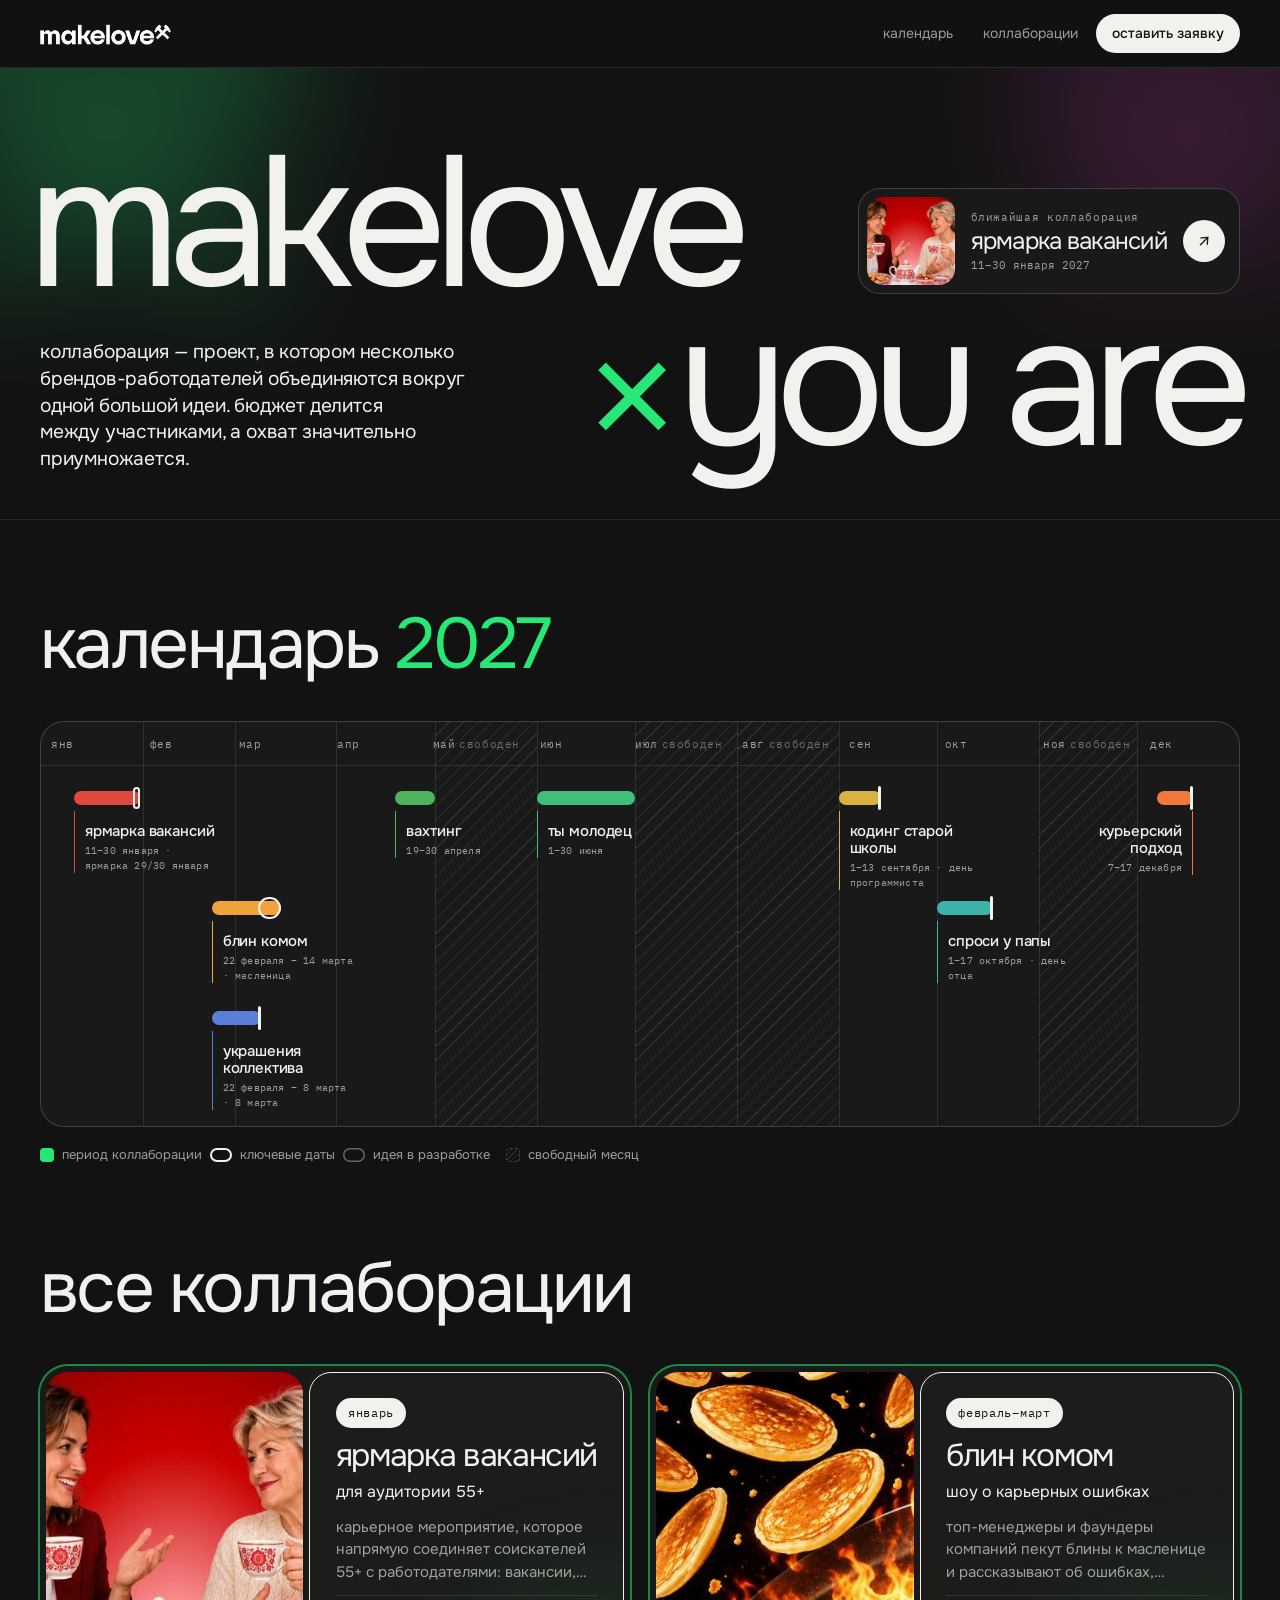
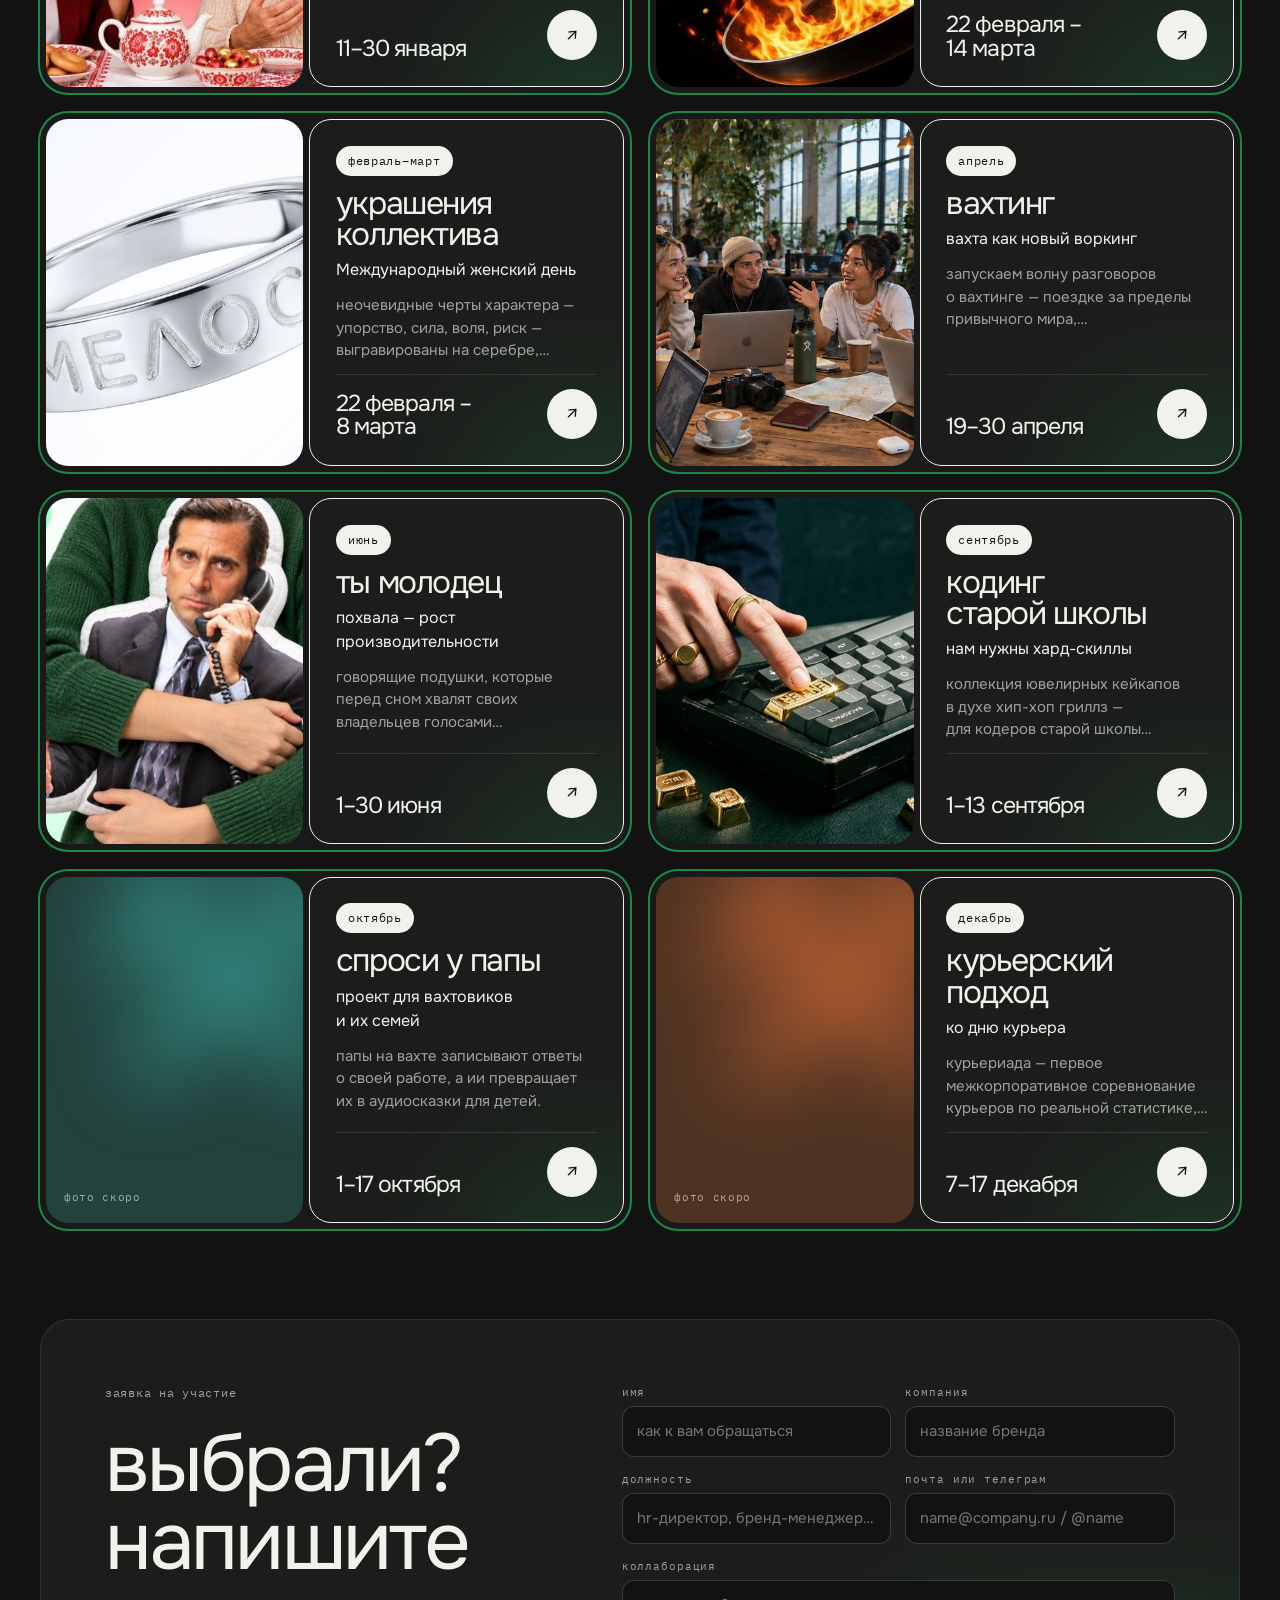
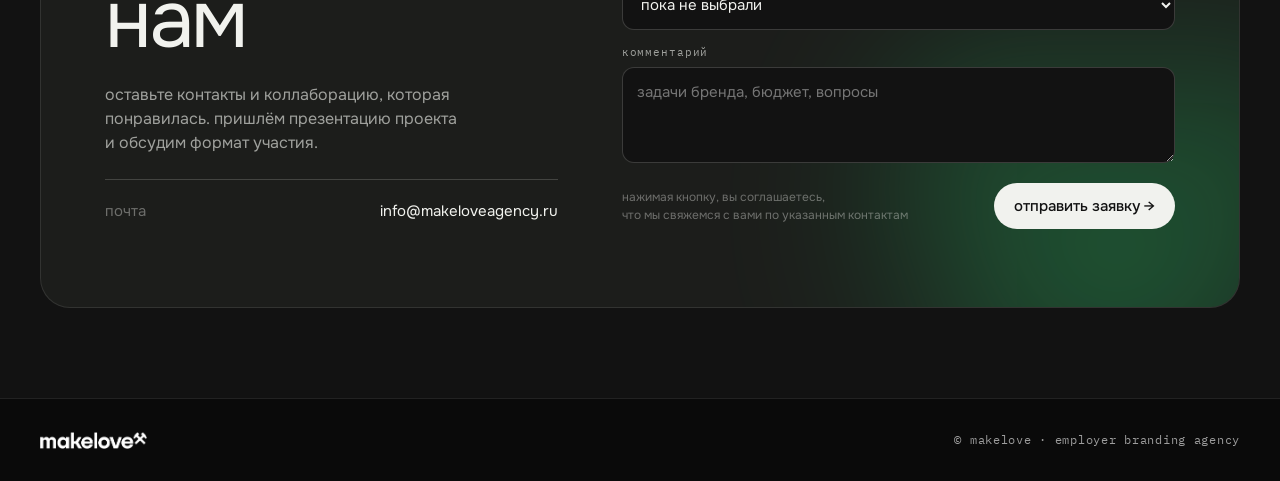
<file: index.html>
<!doctype html>
<html lang="ru">
<head>
<meta charset="utf-8">
<meta name="viewport" content="width=device-width,initial-scale=1">
<title>makelove × вы — коллаборации 2027</title>
<meta name="description" content="коллаборации makelove на 2027 год: календарь проектов и заявка для брендов-работодателей">
<link rel="icon" type="image/png" href="img/hammer_mask.png">
<link rel="preload" href="fonts/Onest-Light.woff" as="font" type="font/woff" crossorigin>
<link rel="preload" href="fonts/Onest-Regular.woff" as="font" type="font/woff" crossorigin>
<link rel="preload" href="fonts/Onest-Medium.woff" as="font" type="font/woff" crossorigin>
<link rel="preload" href="fonts/IBMPlexMono-400-cyr.woff2" as="font" type="font/woff2" crossorigin>
<link rel="preload" href="fonts/IBMPlexMono-500-cyr.woff2" as="font" type="font/woff2" crossorigin>
<link rel="stylesheet" href="site.css?v=20261126e">
<link rel="stylesheet" href="hero.css?v=20261126e">
</head>
<body class="v3">
<header class="top">
  <div class="wrap">
    <a href="#top" aria-label="makelove"><img class="logo logo-l" src="img/wordmark_dark.png" alt="makelove"><img class="logo logo-d" src="img/wordmark.png" alt="makelove"></a>
    <nav class="nav">
      <a href="#kalendar">календарь</a>
      <a href="#kollaby">коллаборации</a>
      <a class="btn" href="#zayavka">оставить заявку</a>
    </nav>
  </div>
</header>

<main id="top">
  <section class="hero">
    <div class="glows" aria-hidden="true">
      <div class="hm anim" style="--s:460px;left:-120px;top:-180px;--o:.38;--rot:-12deg;--t:20s"></div>
      <div class="hm anim" style="--hc:var(--pink);--s:380px;right:-100px;top:-120px;--o:.26;--rot:18deg;--dx:-40px;--dy:30px;--t:24s"></div>
    </div>
    <div class="wrap">
      <h1 aria-label="makelove × you are"><span class="ln1">makelove</span><span class="ln2"><span class="x">×</span>you are</span></h1>
      <div class="hero-side">
        <div style="display:grid;gap:14px">
          <p class="lead">коллаборация — проект, в котором несколько брендов-работодателей объединяются вокруг одной большой идеи. бюджет делится между участниками, а охват значительно приумножается.</p>
        </div>
        <div class="corner" id="corner"></div>
      </div>
    </div>
  </section>

  <section class="sec" id="kalendar">
    <div class="wrap">
      <div class="sec-head">
        <h2>календарь <span class="g yr"></span></h2>
      </div>
      <div class="cal-tiles"><div class="year" id="year"></div></div>
      <div class="cal-gantt"><div class="gt-scroll"><div id="gantt"></div></div></div>
      <div class="cal-foot">
        <div class="legend">
          <span class="lg-v1"><span><i style="background:var(--green-soft)"></i>период коллаборации</span><span><i style="background:var(--green)"></i>ключевая дата</span></span>
          <span class="lg-v2"><span><i style="background:var(--green)"></i>период коллаборации</span><span><i style="background:none;box-shadow:inset 0 0 0 2px var(--ink);border-radius:999px;width:22px"></i>ключевые даты</span><span><i style="box-shadow:inset 0 0 0 1.5px var(--faint);border-radius:999px;width:22px"></i>идея в разработке</span></span>
          <span><i style="border:1px dashed var(--line-2);background:repeating-linear-gradient(135deg,transparent 0 3px,var(--line) 3px 4px)"></i>свободный месяц</span>
        </div>
      </div>
    </div>
  </section>

  <section class="sec" id="kollaby" style="padding-top:0">
    <div class="wrap">
      <div class="sec-head">
        <h2>все коллаборации</h2>
      </div>
      <div class="lc-grid" id="list"></div>
    </div>
  </section>

  <section class="sec" id="zayavka" style="padding-top:0">
    <div class="wrap">
      <div class="apply">
        <div class="hm" aria-hidden="true"></div>
        <div class="apply-grid">
          <div class="apply-side">
            <span class="mono">заявка на участие</span>
            <h2>выбрали?<br>напишите нам</h2>
            <p>оставьте контакты и коллаборацию, которая понравилась. пришлём презентацию проекта и обсудим формат участия.</p>
            <div class="contacts" id="contacts"></div>
          </div>
          <form id="form" name="zayavka" novalidate>
            <p hidden><label>не заполняйте: <input name="bot-field"></label></p>
            <div class="f2">
              <div class="field"><label for="f-name">имя</label><input id="f-name" name="name" autocomplete="name" placeholder="как к вам обращаться"></div>
              <div class="field"><label for="f-company">компания</label><input id="f-company" name="company" autocomplete="organization" placeholder="название бренда"></div>
            </div>
            <div class="f2">
              <div class="field"><label for="f-role">должность</label><input id="f-role" name="role" placeholder="hr-директор, бренд-менеджер…"></div>
              <div class="field"><label for="f-contact">почта или телеграм</label><input id="f-contact" name="contact" placeholder="name@company.ru / @name"></div>
            </div>
            <div class="field"><label for="f-item">коллаборация</label><select id="f-item" name="item"></select></div>
            <div class="field"><label for="f-note">комментарий</label><textarea id="f-note" name="note" placeholder="задачи бренда, бюджет, вопросы"></textarea></div>
            <p class="err" id="f-err" hidden></p>
            <div class="form-foot">
              <small>нажимая кнопку, вы соглашаетесь, что мы свяжемся с вами по указанным контактам</small>
              <button class="btn" type="submit" id="f-submit">отправить заявку →</button>
            </div>
            <div id="f-result"></div>
          </form>
        </div>
      </div>
    </div>
  </section>
</main>

<footer>
  <div class="wrap">
    <img class="logo" src="img/wordmark.png" alt="makelove" style="height:18px">
    <span class="mono">© makelove · employer branding agency</span>
  </div>
</footer>


<div class="toast" id="toast" role="status"></div>

<script src="data.js?v=20261126e"></script>
<script>
const priceSmall = c => priceShown(c) ? `стоимость · <span class="cur">${esc(c.price.value)} ₽</span>` : `стоимость · по запросу`;

$$(".yr").forEach(e => e.textContent = YEAR);
$("#contacts").innerHTML = CONTACTS.map(([k,v]) => `<div><span>${esc(k)}</span><span>${esc(v)}</span></div>`).join("");

/* month coverage */


/* cards */
$("#list").innerHTML = COLLABS.map(c => {
  const ph = c.img
    ? `<div class="lc-ph"><img src="${c.img}" alt="" loading="lazy" decoding="async"></div>`
    : `<div class="lc-ph empty" style="--acc:${c.acc};--acc-bg:color-mix(in srgb, ${c.acc} 24%, var(--surface))"><div class="hm" aria-hidden="true"></div><span>фото скоро</span></div>`;
  return `
  <a class="lc${c.locked ? " locked" : ""}" ${c.locked ? 'aria-disabled="true" tabindex="-1"' : `href="${pageUrl(c)}"`} data-c="${c.id}" data-open="${c.id}">${c.locked ? '<span class="lock-note">скоро анонсируем</span>' : ""}
    ${ph}
    <div class="lc-pn">
      <span class="pill ${c.status==="draft"?"draft":""}">${c.status==="draft" ? "в разработке · " : ""}${monthsLabel(c)}</span>
      <h3>${esc(qt(c))}</h3>
      <p class="lc-sub">${esc(c.sub)}</p>
      <p class="lc-short">${esc(c.short)}</p>
      <div class="lc-foot">
        <div class="per"><b>${period(c)}</b></div>
        <span class="go" aria-hidden="true">↗</span>
      </div>
    </div>
  </a>`;
}).join("") + (COLLABS.length % 2 ? `
  <a class="lc-cta" href="#zayavka" data-free>
    <div class="hm" aria-hidden="true"></div>
    <div><span class="mono">свободные месяцы ${YEAR}</span><h3 style="margin-top:12px">есть своя идея?</h3><p>займите свободный месяц: придумаем коллаборацию под задачи вашего бренда и соберём партнёров.</p></div>
    <div style="display:grid;gap:18px"><div class="chips">${MONTHS.map((n,m) => busy[m] ? "" : `<span>${n}</span>`).join("")}</div><span class="btn">предложить идею →</span></div>
  </a>` : "");

/* calendar v1 — tiles */
$("#year").innerHTML = MONTHS.map((name, m) => {
  const lead = (new Date(Date.UTC(YEAR, m, 1)).getUTCDay()+6)%7;
  let g = ""; for (let i=0;i<lead;i++) g += `<i class="e"></i>`;
  for (let d=1; d<=monthDays(m); d++){
    const t = doy(iso(m,d)), cs = COLLABS.filter(c => inC(c,t));
    const k = cs.some(c => isKey(c,t));
    g += `<i class="${cs.length?"on":""} ${k?"k":""}" ${cs.length?`data-c="${cs.map(c=>c.id).join(" ")}"`:""}>${d}</i>`;
  }
  const cs = COLLABS.filter(c => c.ms <= m && c.me >= m);
  const head = `<div class="mt-h"><b>${name}</b><span>${String(m+1).padStart(2,"0")}</span></div><div class="mg" aria-hidden="true">${g}</div>`;
  if (!cs.length) return `<article class="mt free">${head}<a class="mt-free" href="#zayavka" data-free>месяц свободен · предложить идею →</a></article>`;
  return `<article class="mt" data-c="${cs.map(c=>c.id).join(" ")}">${head}<div class="mt-cs">${cs.map(c =>
    `<a class="mt-c${c.locked ? " locked" : ""}" ${c.locked ? 'aria-disabled="true"' : `href="${pageUrl(c)}"`} data-open="${c.id}" data-c="${c.id}"><span>${esc(qt(c))}<small>${period(c)}</small></span><i aria-hidden="true">→</i></a>`).join("")}</div></article>`;
}).join("");

/* calendar v2/v3 — year ribbon, auto lanes so labels never overlap */
const mcols = MONTHS.map((_,m) => `${monthDays(m)}fr`).join(" ");
const LABEL_DAYS = 40;
const lanes = [];
[...COLLABS].sort((x,y) => x.a - y.a).forEach(c => {
  const end = Math.max(c.b, c.a + LABEL_DAYS);
  let i = lanes.findIndex(l => l.end < c.a - 2);
  if (i < 0){ lanes.push({end:-1, items:[]}); i = lanes.length - 1; }
  lanes[i].end = end; lanes[i].items.push(c);
});
const tl = document.createElement("div"); tl.className = "tl"; tl.style.setProperty("--mcols", mcols);
tl.innerHTML =
  `<div class="tl-grid">${MONTHS.map((_,m) => `<i class="${busy[m]?"":"free"}"></i>`).join("")}</div>` +
  `<div class="tl-head">${MONTHS_S.map((s,m) => `<span>${s}${busy[m]?"":"<em>свободен</em>"}</span>`).join("")}</div>` +
  `<div class="tl-lanes">${lanes.map(l => `<div class="lane">${l.items.map(c => {
      const L = c.a / YDAYS * 100, W = (c.b - c.a + 1) / YDAYS * 100, len = c.b - c.a + 1;
      const marks = c.keyRanges.map(([a,b]) => {
        const kl = (a - c.a) / len * 100, kw = (b - a + 1) / len * 100;
        return a === b ? `<i class="kd" style="left:calc(${kl + kw/2}% - 1.5px)"></i>` : `<i class="kr" style="left:${kl}%;width:${kw}%"></i>`;
      }).join("");
      return `<a class="it ${c.status==="draft"?"draft":""} ${c.locked?"locked":""} ${L + W > 86 ? "end" : ""}" ${c.locked ? 'aria-disabled="true"' : `href="${pageUrl(c)}"`} data-open="${c.id}" data-c="${c.id}" style="--l:${L}%;--w:${W}%;--acc:${c.acc}">
        <div class="bar" style="--wpx:100%;width:calc(${W} / ${Math.max(W,0.0001)} * 100%)">${marks}</div>
        <div class="lb"><b>${esc(qt(c))}</b><small>${period(c)}${c.keyNote ? " · " + c.keyNote : ""}</small></div></a>`;
    }).join("")}</div>`).join("")}</div>`;
$("#gantt").replaceWith(tl);
/* bar width is relative to the whole track, so size it in px after layout */
function sizeBars(){
  const W = tl.getBoundingClientRect().width;
  tl.querySelectorAll(".it").forEach(it => {
    const c = COLLABS.find(x => x.id === it.dataset.c);
    it.querySelector(".bar").style.width = Math.max(12, (c.b - c.a + 1) / YDAYS * W) + "px";
  });
}
addEventListener("resize", sizeBars); requestAnimationFrame(sizeBars);

/* hover sync */
function focusOn(id){
  document.body.classList.toggle("focusing", !!id);
  $$("[data-c]").forEach(el => el.classList.toggle("hl", !!id && el.dataset.c.split(" ").includes(id)));
}
$$(".lc, .it, .mt-c").forEach(el => {
  el.addEventListener("mouseenter", () => focusOn(el.dataset.c));
  el.addEventListener("mouseleave", () => focusOn(null));
});
$$("[data-free]").forEach(el => el.addEventListener("click", () => { selItem.value = "free"; }));

/* form */
const selItem = $("#f-item");
selItem.innerHTML = `<option value="">пока не выбрали</option>` + OPEN.map(c => `<option value="${c.id}">${monthsLabel(c)} — ${esc(qt(c))}</option>`).join("") + `<option value="free">своя идея на свободный месяц</option>`;
function toast(t){ const el = $("#toast"); el.textContent = t; el.classList.add("show"); clearTimeout(toast._t); toast._t = setTimeout(() => el.classList.remove("show"), 2400); }
$("#form").addEventListener("submit", async e => {
  e.preventDefault();
  const v = Object.fromEntries(new FormData(e.target).entries()), err = $("#f-err"); err.hidden = true;
  if (!v.name?.trim() || !v.company?.trim() || !v.contact?.trim()){ err.textContent = "заполните имя, компанию и контакт, чтобы мы могли ответить"; err.hidden = false; return; }
  const c = COLLABS.find(x => x.id === v.item), item = v.item === "free" ? "своя идея на свободный месяц" : c ? `${monthsLabel(c)} — ${qt(c)}` : "не выбрана";
  const btn = $("#f-submit"); btn.disabled = true; btn.textContent = "отправляем…";
  let ok = false;
  try {
    const r = await fetch(`https://formsubmit.co/ajax/${FORM_EMAIL}`, { method:"POST",
      headers:{ "Content-Type":"application/json", "Accept":"application/json" },
      body: JSON.stringify({ _subject:`заявка makelove × вы: ${item}`, _template:"table", _captcha:"false", _honey:v["bot-field"]||"",
        "имя":v.name, "компания":v.company, "должность":v.role||"", "контакт":v.contact, "коллаборация":item, "комментарий":v.note||"" }) });
    const j = await r.json().catch(() => ({}));
    ok = r.ok && String(j.success) === "true";
  } catch(_){}
  btn.disabled = false; btn.textContent = "отправить заявку →";
  const text = `заявка makelove × вы\nимя: ${v.name}\nкомпания: ${v.company}\nконтакт: ${v.contact}\nколлаборация: ${item}${v.note?`\nкомментарий: ${v.note}`:""}`;
  $("#f-result").innerHTML = ok
    ? `<div class="form-msg"><b>заявка у нас</b><span>спасибо! свяжемся с вами в течение двух рабочих дней.</span></div>`
    : `<div class="form-msg"><b>почти готово</b><span>заявка не отправилась автоматически. пришлите её на ${esc(CONTACTS[0][1])}:</span><pre>${esc(text)}</pre></div>`;
  if (ok) e.target.reset();
});

/* hero corner — three options to choose from */
const next = OPEN.find(c => c.status === "ready") ;
$("#corner").innerHTML = `<a class="cn-next" href="${pageUrl(next)}">
  <span class="cn-ph">${next.img ? `<img src="${next.img}" alt="">` : ""}</span>
  <span class="cn-tx"><span class="mono">ближайшая коллаборация</span><b>${esc(qt(next))}</b><small>${period(next)} ${YEAR}</small></span>
  <span class="go" aria-hidden="true">↗</span></a>`;
/* шапка: карточка — по верху строчных первой строки, текст — по верху строчных второй */
function xTop(el, sample){
  const cs = getComputedStyle(el), fs = parseFloat(cs.fontSize), lh = parseFloat(cs.lineHeight) || fs*1.2;
  const c = alignHero.cv || (alignHero.cv = document.createElement("canvas").getContext("2d"));
  c.font = `${cs.fontWeight} ${fs}px ${cs.fontFamily}`; const m = c.measureText(sample);
  const asc = m.fontBoundingBoxAscent, desc = m.fontBoundingBoxDescent;
  return (lh - asc - desc)/2 + asc - m.actualBoundingBoxAscent;
}
function alignHero(){
  const l1 = $(".hero .ln1"), l2 = $(".hero .ln2"), lead = $(".hero .lead"), cn = $("#corner");
  if (!l1 || !lead) return;
  const wide = matchMedia("(min-width:900px)").matches;
  cn.style.marginTop = wide ? xTop(l1, "v") + "px" : "";
  lead.parentElement.style.marginTop = wide ? (xTop(l2, "u") - xTop(lead, "u")) + "px" : "";
}
alignHero(); document.fonts && document.fonts.ready.then(alignHero); addEventListener("resize", alignHero);
/* preselect a collab when coming from its page */
try { const pick = sessionStorage.getItem("pick"); if (pick){ selItem.value = pick; sessionStorage.removeItem("pick"); } } catch(_){}
</script>
</body>
</html>
</file>
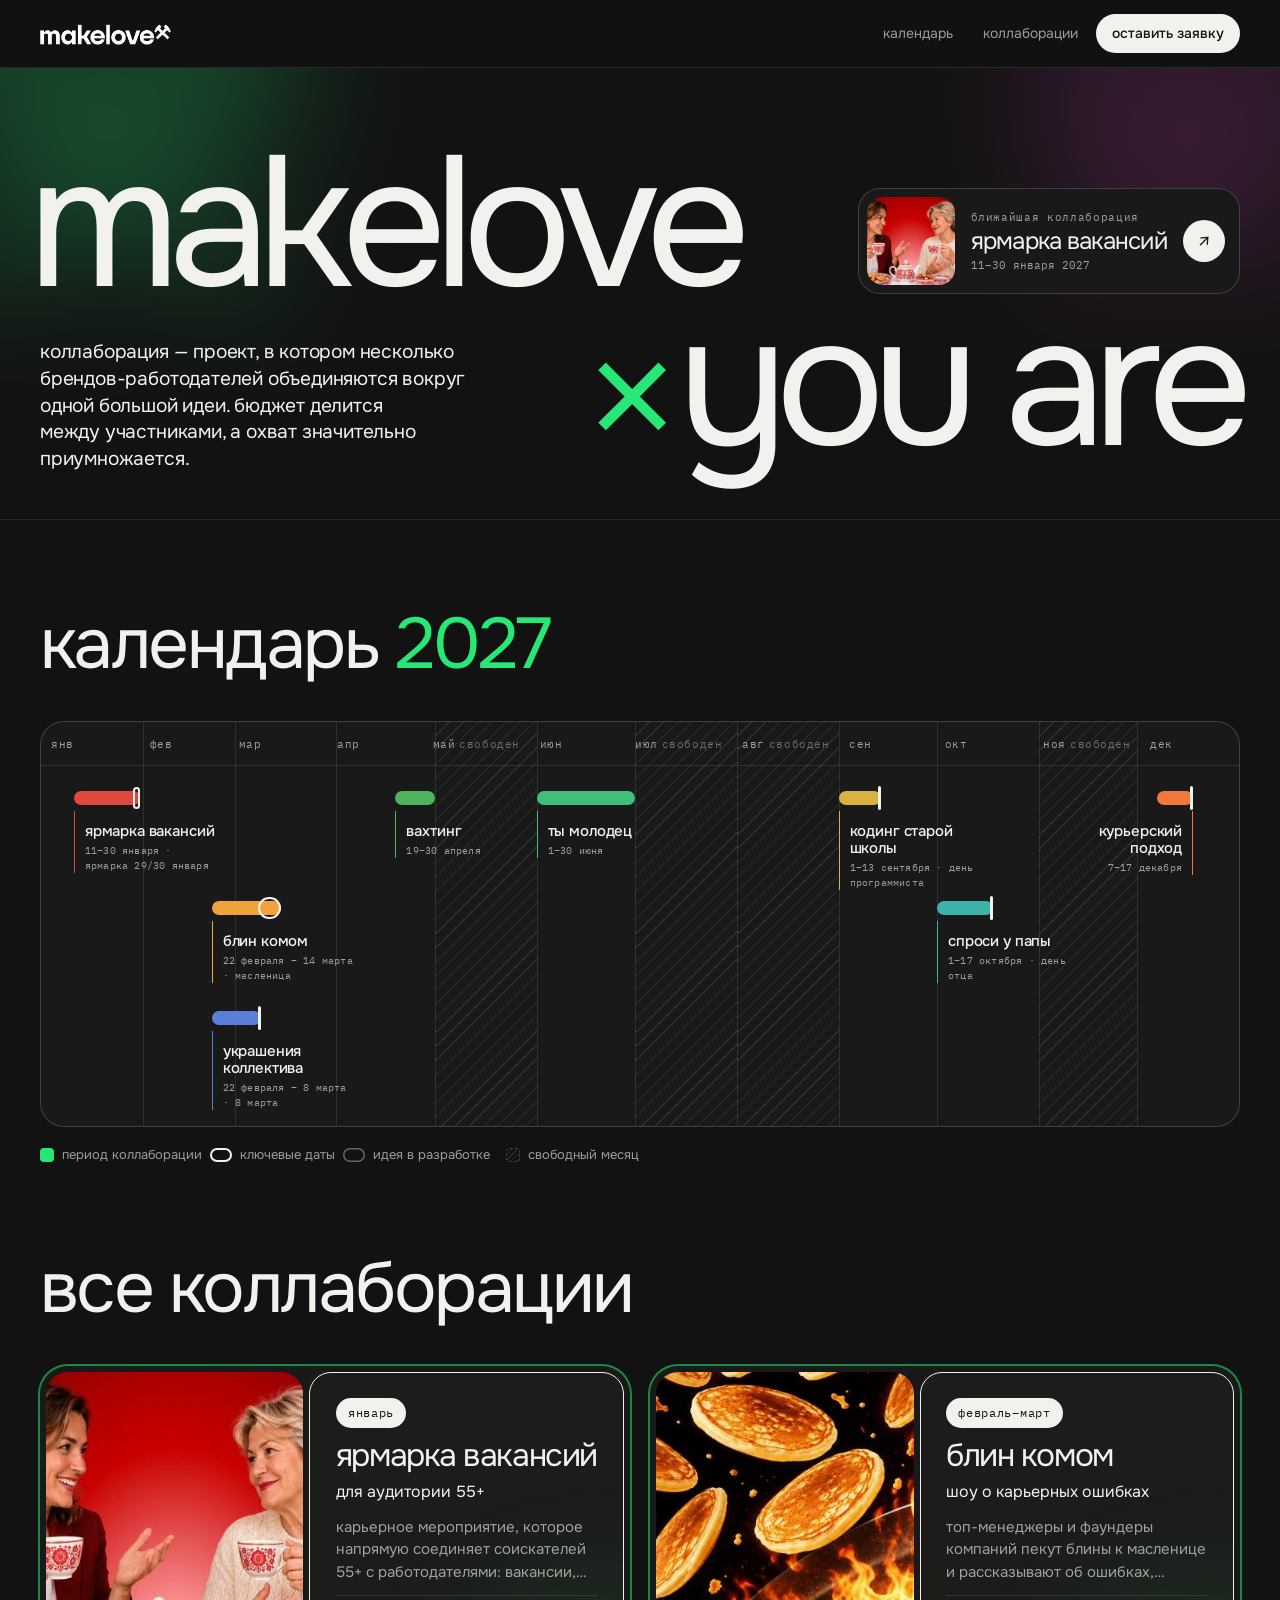
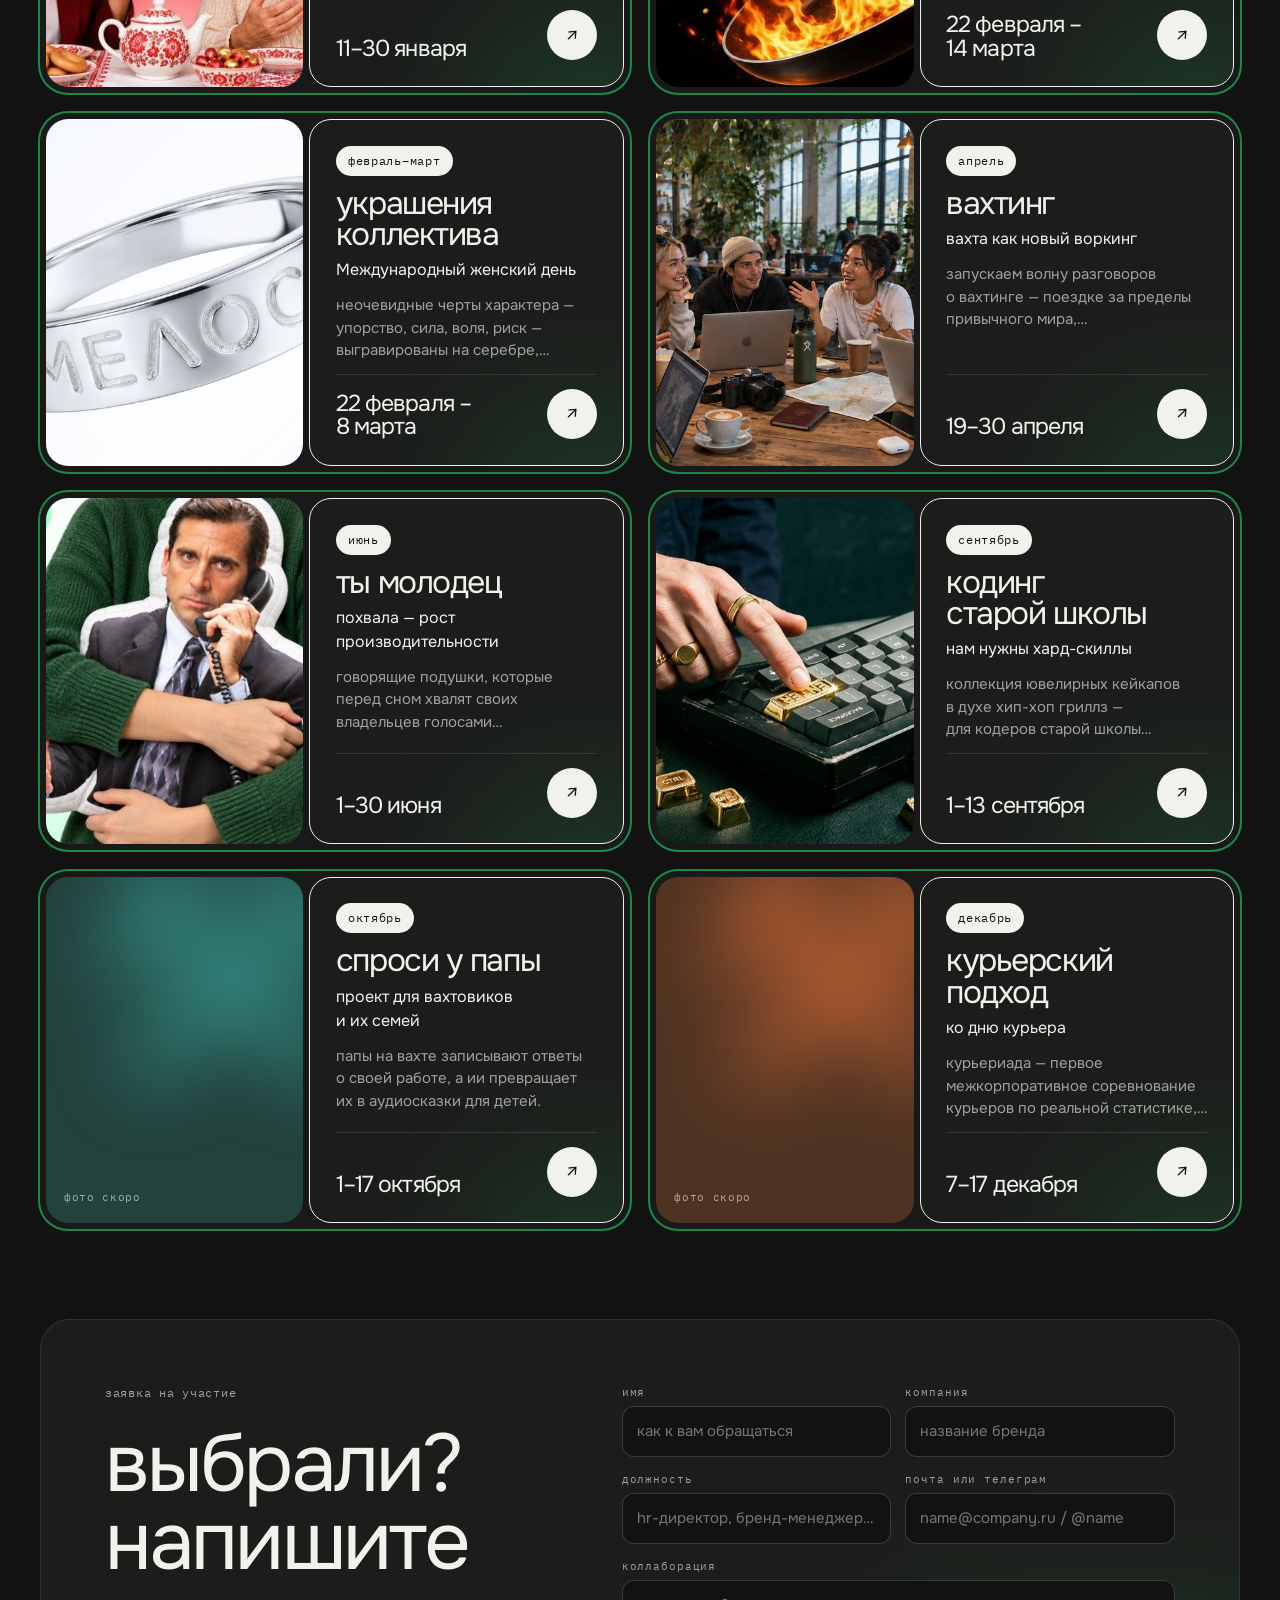
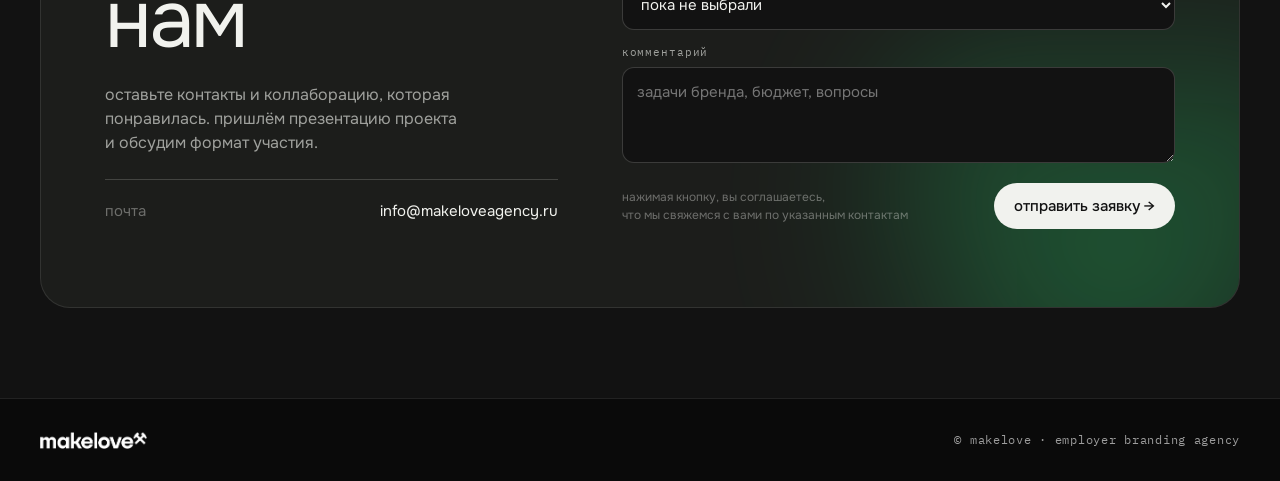
<file: kollab.html>
<!doctype html>
<html lang="ru">
<head>
<meta charset="utf-8">
<meta name="viewport" content="width=device-width,initial-scale=1">
<title>коллаборация — makelove × вы</title>
<link rel="icon" type="image/png" href="img/hammer_mask.png">
<link rel="preload" href="fonts/Onest-Light.woff" as="font" type="font/woff" crossorigin>
<link rel="preload" href="fonts/Onest-Regular.woff" as="font" type="font/woff" crossorigin>
<link rel="preload" href="fonts/Onest-Medium.woff" as="font" type="font/woff" crossorigin>
<link rel="preload" href="fonts/IBMPlexMono-400-cyr.woff2" as="font" type="font/woff2" crossorigin>
<link rel="preload" href="fonts/IBMPlexMono-500-cyr.woff2" as="font" type="font/woff2" crossorigin>
<link rel="preload" href="fonts/ArticulatCF-Light.woff" as="font" type="font/woff" crossorigin>
<link rel="preload" href="fonts/ArticulatCF-Regular.woff" as="font" type="font/woff" crossorigin>
<link rel="preload" href="fonts/ArticulatCF-Medium.woff" as="font" type="font/woff" crossorigin>
<link rel="preload" href="fonts/FiraMono-Medium.woff" as="font" type="font/woff" crossorigin>
<link rel="stylesheet" href="site.css?v=20261126e">
<link rel="stylesheet" href="op.css?v=20261126e">
<style>
/* ===== шапка коллабы ===== */
.k-top{position:relative;overflow:hidden;border-bottom:1px solid var(--line)}
.k-top .hm{--s:520px;--o:.32;--b:90px;right:-140px;top:-200px;--hc:var(--kacc)}
.k-top .wrap{position:relative;padding-block:clamp(22px,3vw,40px) clamp(28px,4vw,56px);display:grid;gap:clamp(18px,2.4vw,28px)}
.crumbs{display:flex;flex-wrap:wrap;gap:8px 18px;align-items:center}
.crumbs a{font-size:14px;color:var(--mute);text-decoration:none}
.crumbs a:hover{color:var(--ink)}
.k-title{font-size:clamp(52px,9vw,148px);letter-spacing:-.065em;line-height:.88}
.k-sub{font-size:clamp(18px,1.8vw,24px);color:var(--kacc);letter-spacing:-.01em;line-height:1.3;margin:0}
.k-row{display:grid;gap:24px;align-items:end}
@media (min-width:980px){.k-row{grid-template-columns:minmax(0,1fr) auto;align-items:stretch}}
.facts{display:grid;grid-template-columns:repeat(auto-fit,minmax(170px,1fr));border-top:1px solid var(--line-2);border-bottom:1px solid var(--line-2)}
.facts div{padding:14px 18px 14px 0;display:grid;gap:3px;align-content:start}
.facts div+div{padding-left:18px;border-left:1px solid var(--line-2)}
.facts b{font-weight:400;font-size:18px;letter-spacing:-.01em;line-height:1.25}
@media (max-width:620px){.facts div+div{border-left:0;padding-left:0;border-top:1px solid var(--line-2)}}
.acts{display:flex;flex-direction:column;justify-content:space-between;gap:10px}
.acts .btn{justify-content:center;text-align:center}
.btn-ghost{background:transparent;color:var(--ink);box-shadow:inset 0 0 0 1px var(--line-2)}
.btn-ghost:hover{box-shadow:inset 0 0 0 1px var(--ink);background:transparent;color:var(--ink)}
.btn[aria-disabled=true]{opacity:.45;pointer-events:none}

/* ===== onepager ===== */
.k-op{padding-block:clamp(28px,4vw,56px)}
.k-op-head{display:flex;flex-wrap:wrap;justify-content:space-between;align-items:baseline;gap:8px 20px;margin-bottom:14px}
.k-op .op-fit{box-shadow:0 40px 90px -50px rgba(0,0,0,.8),0 0 0 1px var(--line-2)}
.op-empty{display:grid;place-items:center;aspect-ratio:16/9;border-radius:20px;border:1.5px dashed var(--line-2);color:var(--mute);text-align:center;padding:24px;background:var(--surface)}
.op-empty b{display:block;font-weight:400;font-size:clamp(24px,2.6vw,36px);letter-spacing:-.03em;color:var(--ink);margin-bottom:6px}

/* ===== лонгрид ===== */
.lr{display:grid;gap:clamp(28px,4vw,64px);padding-block:clamp(40px,6vw,96px);border-top:1px solid var(--line)}
@media (min-width:1000px){.lr{grid-template-columns:240px minmax(0,1fr)}}
.toc{position:sticky;top:90px;align-self:start;display:grid;gap:4px}
@media (max-width:999px){.toc{display:none}}
.toc a{font-size:14px;color:var(--mute);text-decoration:none;padding:6px 0;border-left:2px solid var(--line);padding-left:14px;transition:color .2s,border-color .2s}
.toc a:hover,.toc a.on{color:var(--ink);border-left-color:var(--kacc)}
.lr-body{display:grid;gap:clamp(48px,6vw,88px);max-width:880px}
.lead{font-size:clamp(24px,2.6vw,36px)!important;line-height:1.25!important;letter-spacing:-.025em;max-width:none!important}
.blk{display:grid;gap:18px;scroll-margin-top:90px}
.blk h3{font-size:clamp(30px,3.4vw,48px);letter-spacing:-.045em;line-height:1;text-transform:none}
.blk p{font-size:18px;line-height:1.6;color:color-mix(in srgb,var(--ink) 86%,transparent);max-width:64ch}
.blk .eyebrow{font-family:var(--mono);font-size:12px;letter-spacing:.08em;color:var(--kacc)}
.mood{margin:8px 0 0;display:grid;grid-template-columns:repeat(3,1fr);gap:10px}
.mood img{width:100%;aspect-ratio:3/4;object-fit:cover;border-radius:16px;background:var(--surface)}
.mood figcaption{grid-column:1/-1;color:var(--faint);font-size:12px}
@media (max-width:620px){.mood{grid-template-columns:1fr 1fr}}
.quote{border-left:3px solid var(--kacc);padding:6px 0 6px 22px;font-size:clamp(20px,2vw,26px);line-height:1.35;letter-spacing:-.02em;max-width:40ch}
.kpi{display:grid;grid-template-columns:repeat(auto-fit,minmax(200px,1fr));gap:12px}
.kpi div{border:1px solid var(--line-2);border-radius:20px;padding:22px;display:grid;gap:6px;background:var(--card-bg)}
.kpi b{font-weight:400;font-size:clamp(44px,5vw,68px);letter-spacing:-.05em;line-height:1;color:var(--kacc)}
.kpi span{font-size:15px;color:var(--mute)}
.gets{list-style:none;margin:0;padding:0;display:grid;gap:0;border-top:1px solid var(--line-2)}
.gets li{display:grid;grid-template-columns:56px 1fr;gap:10px;padding:16px 0;border-bottom:1px solid var(--line-2);font-size:18px;line-height:1.4}
.gets li span{font-family:var(--mono);font-size:13px;color:var(--kacc);padding-top:4px}
.steps{list-style:none;margin:0;padding:0;display:grid;grid-template-columns:repeat(auto-fit,minmax(150px,1fr));gap:12px}
.steps li{display:grid;gap:10px;padding:18px;border-radius:18px;background:var(--surface);font-size:16px;line-height:1.3}
.steps li span{font-family:var(--mono);font-size:13px;color:var(--kacc)}
.k-cta{position:relative;overflow:hidden;isolation:isolate;border-radius:30px;padding:clamp(28px,4vw,56px);background:var(--surface);border:1px solid var(--line);display:grid;gap:22px}
.k-cta .hm{--s:460px;--o:.4;--b:80px;right:-120px;bottom:-200px;--hc:var(--kacc);z-index:-1}
.k-cta h3{font-size:clamp(36px,4.6vw,64px);letter-spacing:-.05em}
.short-only p{font-size:clamp(20px,2vw,26px);line-height:1.4;letter-spacing:-.015em;max-width:44ch}

/* ===== соседи ===== */
.nb{display:grid;gap:14px;padding-bottom:clamp(48px,6vw,96px)}
@media (min-width:760px){.nb{grid-template-columns:1fr 1fr}}
.nb a{display:grid;grid-template-columns:auto 1fr;gap:18px;align-items:center;padding:10px 20px 10px 10px;border-radius:24px;border:1px solid var(--line-2);text-decoration:none;transition:border-color .3s}
.nb a:hover{border-color:var(--green)}
.nb .ph{width:96px;height:96px;border-radius:16px;overflow:hidden;background:var(--nacc)}
.nb .ph img{width:100%;height:100%;object-fit:cover}
.nb b{display:block;font-weight:400;font-size:clamp(22px,2vw,28px);letter-spacing:-.03em;line-height:1.05;margin-top:4px}
.nb .r{text-align:right;grid-template-columns:1fr auto}
.nb .r .ph{order:2}
</style>
</head>
<body class="v3">
<header class="top">
  <div class="wrap">
    <a href="index.html" aria-label="makelove"><img class="logo logo-l" src="img/wordmark_dark.png" alt="makelove"><img class="logo logo-d" src="img/wordmark.png" alt="makelove"></a>
    <nav class="nav">
      <a href="index.html#kalendar">календарь</a>
      <a href="index.html#kollaby">коллаборации</a>
      <a class="btn" href="index.html#zayavka" data-apply>оставить заявку</a>
    </nav>
  </div>
</header>

<main id="page"></main>

<footer>
  <div class="wrap">
    <img class="logo" src="img/wordmark.png" alt="makelove" style="height:18px">
    <span class="mono">© makelove · employer branding agency</span>
  </div>
</footer>

<script src="data.js?v=20261126e"></script>
<script src="op.js?v=20261126e"></script>
<script>
const PDF_READY = ["utrennik","blin"];                       // для каких коллаб уже выгружен pdf/<id>.pdf
function render(){
  const id = location.hash.slice(1);
  const found = OPEN.findIndex(x => x.id === id);
  if (found < 0) { location.replace("index.html#kollaby"); return; }   // нет такой открытой коллабы — на список, а не на чужую страницу
  const i = found, c = OPEN[i];
  const prev = OPEN[(i - 1 + OPEN.length) % OPEN.length], next = OPEN[(i + 1) % OPEN.length];
  document.title = `${qt(c)} — makelove × вы`;
  document.body.style.setProperty("--kacc", c.acc);
  const pdf = c.op ? `pdf/${c.id}.pdf?v=${VER}` : null;
  const P = c.page;
  const keyLine = c.keyNote ? `${c.keyNote}` : (c.keys && c.keys.length ? "отмечены в календаре" : "—");

  const H = t => `<h3>${esc(t[0].toUpperCase() + t.slice(1))}</h3>`;   // заголовок секции = пункт бокового меню
  const sections = P ? [
    ...P.sections.map((s,n) => ({ id:`s${n}`, h:s.h, html:`<div class="blk" id="s${n}">${H(s.h)}${s.p.map(p => `<p>${esc(p)}</p>`).join("")}${s.quote ? `<p class="quote">${esc(s.quote)}</p>` : ""}${s.mood ? `<figure class="mood">${s.mood.map(m => `<img src="${m}" alt="" loading="lazy">`).join("")}${s.moodNote ? `<figcaption class="mono">${esc(s.moodNote)}</figcaption>` : ""}</figure>` : ""}</div>` })),
    P.kpi && { id:"kpi", h:"результат", html:`<div class="blk" id="kpi">${H("результат")}<div class="kpi">${P.kpi.map(([n,t]) => `<div><b>${esc(n)}</b><span>${esc(t)}</span></div>`).join("")}</div></div>` },
    { id:"gets", h:"что получает партнёр", html:`<div class="blk" id="gets">${H("что получает партнёр")}<ul class="gets">${(c.op ? c.op.gets : P.gets).map((g,n) => `<li><span>0${n+1}</span>${esc(g)}</li>`).join("")}</ul></div>` },
    c.op && { id:"steps", h:"как идёт проект", html:`<div class="blk" id="steps">${H("как идёт проект")}<ol class="steps">${c.op.steps.map((s,n) => `<li><span>0${n+1}</span>${esc(s)}</li>`).join("")}</ol></div>` }
  ].filter(Boolean) : [];

  $("#page").innerHTML = `
  <section class="k-top">
    <div class="hm" aria-hidden="true"></div>
    <div class="wrap">
      <div class="crumbs"><a href="index.html#kollaby">← все коллаборации</a><span class="mono">коллаборация · ${monthsLabel(c)} ${YEAR}${c.status==="draft" ? " · в разработке" : ""}</span></div>
      <div><h1 class="k-title">${esc(qt(c))}</h1><p class="k-sub" style="margin-top:14px">${c.with ? `${esc(c.with)} (${esc(c.sub)})` : esc(c.sub)}</p></div>
      <div class="k-row">
        <div class="facts">
          <div><span class="mono">период</span><b>${periodFull(c)}</b></div>
          <div><span class="mono">формат</span><b>${esc(c.format)}</b></div>
          ${c.geo ? `<div><span class="mono">география</span><b>${esc(c.geo)}</b></div>` : ""}
          <div><span class="mono">ключевые даты</span><b>${esc(keyLine)}</b></div>
          <div><span class="mono">стоимость</span><b>${priceShown(c) ? esc(c.price.value) + " ₽" : "по запросу"}</b></div>
        </div>
        <div class="acts">
          ${pdf ? `<a class="btn btn-ghost" href="${pdf}" download>скачать onepager · pdf</a>` : `<span class="btn btn-ghost" aria-disabled="true">onepager готовится</span>`}
          <a class="btn" href="index.html#zayavka" data-apply>хочу участвовать →</a>
        </div>
      </div>
    </div>
  </section>

  <section class="k-op"><div class="wrap">
    ${c.op ? `<div class="op-fit">${renderOnePager(c)}</div>` : `<div class="op-empty"><div><b>onepager готовится</b>соберём его из презентации проекта</div></div>`}
  </div></section>

  <div class="wrap">
    ${P ? `<div class="lr">
      <nav class="toc">${sections.map(s => `<a href="#${s.id}" data-toc="${s.id}">${esc(s.h)}</a>`).join("")}</nav>
      <div class="lr-body">
        <p class="lead">${esc(P.lead)}</p>
        ${sections.map(s => s.html).join("")}
        <div class="k-cta"><div class="hm" aria-hidden="true"></div><h3>хотите присоединиться к проекту ${esc(qt(c))}?</h3><p style="color:var(--mute);max-width:44ch">оставьте контакты — пришлём полную презентацию и расскажем, как подключиться.</p><a class="btn" style="justify-self:start" href="index.html#zayavka" data-apply>хочу участвовать →</a></div>
      </div>
    </div>` : `<div class="lr"><span class="mono">о проекте</span><div class="lr-body short-only"><p>${esc(c.short)}</p><p style="color:var(--mute);font-size:17px">подробное описание появится здесь, когда будет готова презентация проекта.</p><a class="btn" style="justify-self:start" href="index.html#zayavka" data-apply>хочу участвовать →</a></div></div>`}

    <nav class="nb">
      <a href="${pageUrl(prev)}" style="--nacc:${prev.acc}"><span class="ph">${prev.img ? `<img src="${prev.img}" alt="">` : ""}</span><span><span class="mono">← ${period(prev)}</span><b>${esc(qt(prev))}</b></span></a>
      <a class="r" href="${pageUrl(next)}" style="--nacc:${next.acc}"><span><span class="mono">${period(next)} →</span><b>${esc(qt(next))}</b></span><span class="ph">${next.img ? `<img src="${next.img}" alt="">` : ""}</span></a>
    </nav>
  </div>`;

  $$("[data-apply]").forEach(a => a.addEventListener("click", () => { try { sessionStorage.setItem("pick", c.id); } catch(_){} }));
  /* toc: в артефакте hash занят id коллабы, поэтому скроллим скриптом */
  $$("[data-toc]").forEach(a => a.addEventListener("click", e => { e.preventDefault(); document.getElementById(a.dataset.toc).scrollIntoView({behavior:"smooth"}); }));
  const io = new IntersectionObserver(es => es.forEach(en => { if (en.isIntersecting) $$("[data-toc]").forEach(a => a.classList.toggle("on", a.dataset.toc === en.target.id)); }), {rootMargin:"-30% 0px -60% 0px"});
  $$(".blk[id]").forEach(b => io.observe(b));
  fitOnePagers(); scrollTo(0,0);
}
addEventListener("hashchange", render);
render();
</script>
</body>
</html>
</file>
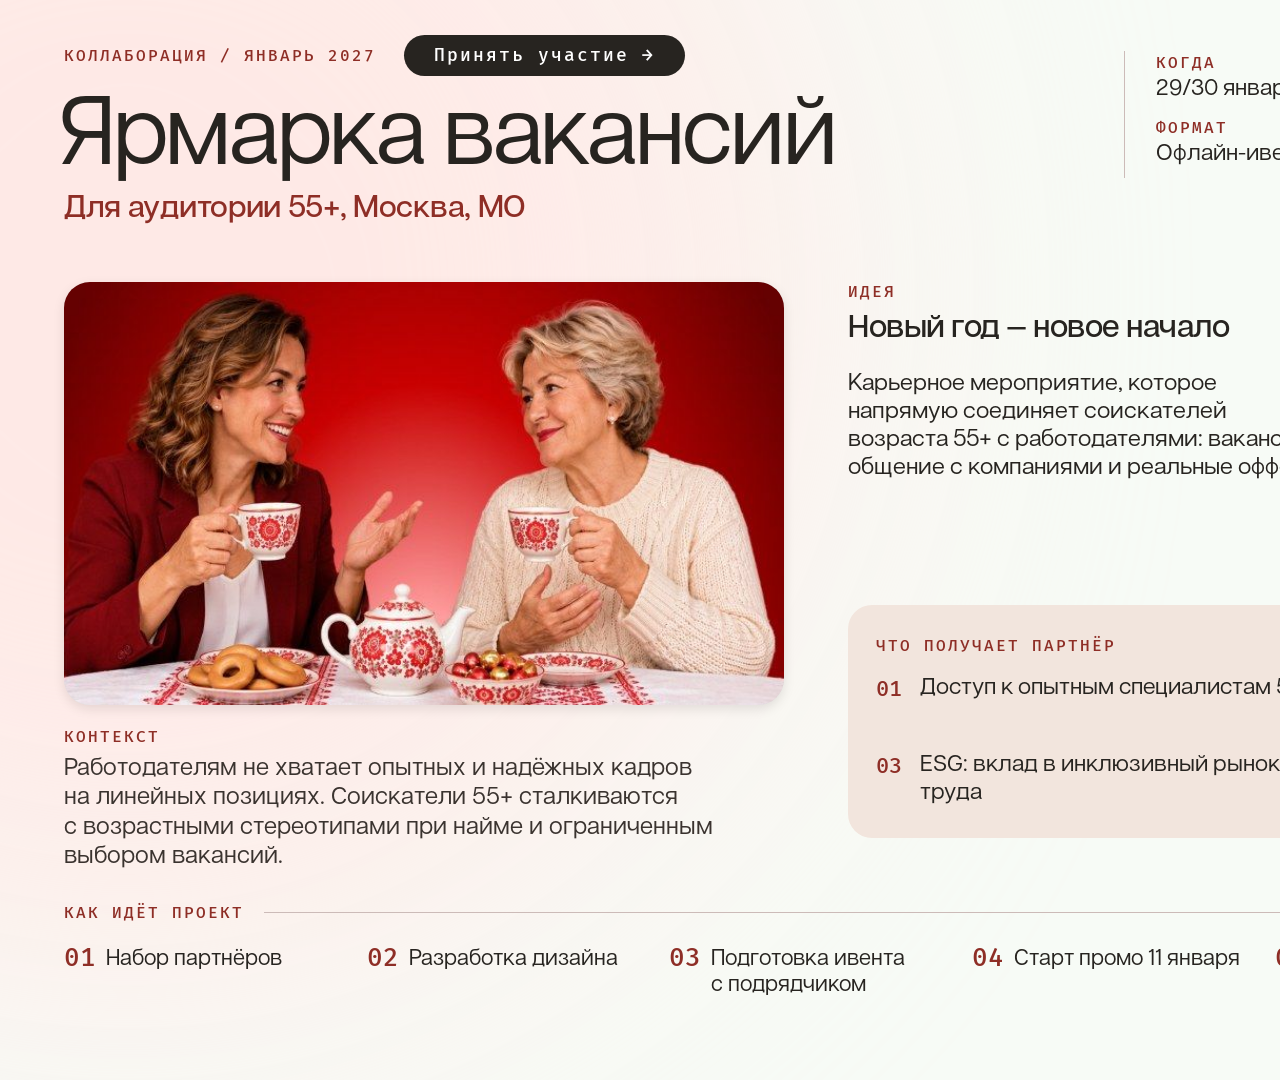
<file: onepager.html>
<!doctype html>
<html lang="ru">
<head>
<meta charset="utf-8">
<meta name="viewport" content="width=1920">
<title>onepager — makelove × вы</title>
<link rel="preload" href="fonts/ArticulatCF-Light.woff" as="font" type="font/woff" crossorigin>
<link rel="preload" href="fonts/ArticulatCF-Regular.woff" as="font" type="font/woff" crossorigin>
<link rel="preload" href="fonts/ArticulatCF-Medium.woff" as="font" type="font/woff" crossorigin>
<link rel="preload" href="fonts/FiraMono-Medium.woff" as="font" type="font/woff" crossorigin>
<link rel="stylesheet" href="op.css?v=20261126e">
<style>
@page{size:1920px 1080px;margin:0}
html,body{margin:0;background:#fff}
</style>
</head>
<body>
<div id="sheet"></div>
<script src="data.js?v=20261126e"></script>
<script src="op.js?v=20261126e"></script>
<script>
/* onepager.html#blin — чистый лист 1920×1080 для выгрузки в PDF */
const c = OPEN.find(x => x.id === location.hash.slice(1) && x.op) || OPEN.find(x => x.op);
document.title = `${qt(c)} — onepager`;
$("#sheet").innerHTML = renderOnePager(c);
</script>
</body>
</html>
</file>
<file: site.css>
@font-face{font-family:"IBM Plex Mono";src:url(fonts/IBMPlexMono-400-cyr.woff2) format("woff2");font-weight:400;font-display:block;unicode-range:U+0400-045F,U+0490-0491,U+04B0-04B1,U+2116}
@font-face{font-family:"IBM Plex Mono";src:url(fonts/IBMPlexMono-400-lat.woff2) format("woff2");font-weight:400;font-display:block;unicode-range:U+0000-00FF,U+0131,U+0152-0153,U+02BB-02BC,U+02C6,U+02DA,U+02DC,U+2000-206F,U+20AC,U+20BD,U+2122,U+2190-2199,U+2212,U+FEFF,U+FFFD}
@font-face{font-family:"IBM Plex Mono";src:url(fonts/IBMPlexMono-500-cyr.woff2) format("woff2");font-weight:500;font-display:block;unicode-range:U+0400-045F,U+0490-0491,U+04B0-04B1,U+2116}
@font-face{font-family:"IBM Plex Mono";src:url(fonts/IBMPlexMono-500-lat.woff2) format("woff2");font-weight:500;font-display:block;unicode-range:U+0000-00FF,U+0131,U+0152-0153,U+02BB-02BC,U+02C6,U+02DA,U+02DC,U+2000-206F,U+20AC,U+20BD,U+2122,U+2190-2199,U+2212,U+FEFF,U+FFFD}
@font-face{font-family:"Onest";src:url(fonts/Onest-Light.woff) format("woff");font-weight:300;font-display:block}
@font-face{font-family:"Onest";src:url(fonts/Onest-Regular.woff) format("woff");font-weight:400;font-display:block}
@font-face{font-family:"Onest";src:url(fonts/Onest-Medium.woff) format("woff");font-weight:500;font-display:block}
@font-face{font-family:"Onest";src:url(fonts/Onest-SemiBold.woff) format("woff");font-weight:600;font-display:block}
@font-face{font-family:"Fira Mono";src:url(fonts/FiraMono-Medium.woff) format("woff");font-weight:400 600;font-display:block}

:root{
  --bg:#FFFFFF; --ink:#1D1D1D; --mute:rgba(29,29,29,.62); --faint:rgba(29,29,29,.40);
  --line:rgba(29,29,29,.10); --line-2:rgba(29,29,29,.18);
  --surface:#F3F5F2; --surface-2:#E6EAE5; --card-bg:#FFFFFF; --panel-bg:#FFFFFF;
  --green:#27E876; --green-soft:#DDF9E8; --green-ink:#0E9A49; --pink:#F84DDD;
  --btn-bg:#1D1D1D; --btn-fg:#FFFFFF;
  --outline:#8CF0B4; --topbar:rgba(255,255,255,.84);
  --display:"Onest","Helvetica Neue",Arial,sans-serif;
  --mono:"IBM Plex Mono","Fira Mono",ui-monospace,Menlo,monospace;
  --ease:cubic-bezier(.2,.7,.1,1);
  color-scheme:light;
}
body.v3{
  --bg:#121212; --ink:#F1F2EE; --mute:rgba(241,242,238,.62); --faint:rgba(241,242,238,.38);
  --line:rgba(241,242,238,.10); --line-2:rgba(241,242,238,.18);
  --surface:#1C1D1B; --surface-2:#2A2C29; --card-bg:#181918; --panel-bg:#1C1D1B;
  --green-soft:rgba(39,232,118,.16); --green-ink:#27E876;
  --btn-bg:#F1F2EE; --btn-fg:#121212; --outline:rgba(39,232,118,.55); --topbar:rgba(18,18,18,.82);
  color-scheme:dark;
}
*{box-sizing:border-box}
html{scroll-behavior:smooth}
body{margin:0;background:var(--bg);color:var(--ink);font-family:var(--display);font-size:16px;line-height:1.5;-webkit-font-smoothing:antialiased;overflow-x:hidden;transition:background .4s,color .4s}
a{color:inherit}
button{font:inherit;color:inherit;cursor:pointer}
img{display:block;max-width:100%}
h1,h2,h3{font-weight:400;letter-spacing:-.035em;line-height:.95;margin:0;text-transform:lowercase}
p{margin:0}
[hidden]{display:none!important}
.wrap{max-width:1400px;margin:0 auto;padding:0 clamp(16px,3.2vw,40px)}
.mono{font-family:var(--mono);font-size:12px;letter-spacing:.06em;color:var(--mute)}
:focus-visible{outline:2px solid var(--green);outline-offset:3px;border-radius:6px}

/* brand glows */
.hm{position:absolute;width:var(--s,420px);aspect-ratio:1;filter:blur(var(--b,70px));opacity:var(--o,.4);pointer-events:none}
.hm::before{content:"";position:absolute;inset:0;background:var(--hc,var(--green));-webkit-mask:url(img/hammer_mask.png) center/contain no-repeat;mask:url(img/hammer_mask.png) center/contain no-repeat}
@keyframes drift{0%,100%{transform:translate(0,0) rotate(var(--rot,0deg))}50%{transform:translate(var(--dx,30px),var(--dy,-20px)) rotate(calc(var(--rot,0deg) + 8deg))}}
.hm.anim{animation:drift var(--t,18s) ease-in-out infinite}

/* top bar */
.top{position:sticky;top:0;z-index:30;backdrop-filter:blur(14px);-webkit-backdrop-filter:blur(14px);background:var(--topbar);border-bottom:1px solid var(--line)}
.top .wrap{display:flex;align-items:center;justify-content:space-between;gap:16px;padding-block:14px}
.logo{height:22px;width:auto}
.logo-l{display:block} .logo-d{display:none}
body.v3 .logo-l{display:none} body.v3 .logo-d{display:block}
.nav{display:flex;align-items:center;gap:6px}
.nav a:not(.btn){font-size:14px;text-decoration:none;color:var(--mute);padding:8px 12px;border-radius:999px}
.nav a:not(.btn):hover{color:var(--ink)}
.btn{display:inline-flex;align-items:center;gap:10px;border:0;border-radius:999px;padding:12px 20px;font-size:15px;font-weight:500;text-decoration:none;background:var(--btn-bg);color:var(--btn-fg);transition:transform .25s var(--ease),background .25s,color .25s}
.btn:hover{transform:translateY(-1px);background:var(--green);color:#1D1D1D}
.nav .btn{padding:9px 16px;font-size:14px}
@media (max-width:640px){.nav a:not(.btn){display:none}}

/* hero */
.hero{position:relative;overflow:hidden;border-bottom:1px solid var(--line)}
.hero .glows{position:absolute;inset:0}
.hero .wrap{position:relative;padding-block:clamp(28px,4.2vw,56px) clamp(24px,3.2vw,44px);display:grid;gap:clamp(18px,2.4vw,28px)}
@media (min-width:900px){.hero .wrap{grid-template-columns:auto minmax(0,1fr);align-items:end;column-gap:clamp(36px,4.5vw,72px)}}
.hero h1{white-space:nowrap;font-size:clamp(46px,7.4vw,112px);letter-spacing:-.06em;line-height:.86}
.hero h1{margin-left:-.063em} /* компенсация бокового отступа буквы m — край совпадает с текстом ниже */
.hero h1 .x{color:var(--green);font-weight:300;margin:0 .04em;position:relative;top:.09em} /* центр × = середина строчных */
.hero-side{display:grid;gap:14px;align-content:end;padding-bottom:.35em;min-width:0}
.tag{justify-self:start;display:inline-flex;align-items:center;gap:8px;font-family:var(--mono);font-size:12px;letter-spacing:.06em;color:var(--btn-fg);background:var(--btn-bg);border-radius:999px;padding:6px 12px}
.tag i{width:7px;height:7px;border-radius:50%;background:var(--green);display:block}
.lead{font-size:clamp(17px,1.5vw,20px);line-height:1.4;max-width:38ch;letter-spacing:-.01em}
.stats{display:none}
/* v2/v3: big poster hero with numbers */
body:not(.v1) .hero .wrap{grid-template-columns:1fr;padding-block:clamp(40px,6vw,96px) clamp(28px,3.6vw,48px)}
body:not(.v1) .hero h1{font-size:clamp(38px,9.4vw,150px);letter-spacing:-.07em}
body:not(.v1) .hero-side{grid-template-columns:1fr;gap:24px}
@media (min-width:900px){body:not(.v1) .hero-side{grid-template-columns:minmax(0,1fr) auto;align-items:end}}
body:not(.v1) .stats{display:flex;gap:clamp(20px,3vw,48px)}
.stats div{display:grid;gap:2px}
.stats b{font-weight:400;font-size:clamp(34px,3.6vw,52px);letter-spacing:-.04em;line-height:1}
.stats span{font-family:var(--mono);font-size:11px;color:var(--mute);letter-spacing:.06em}

/* sections */
.sec{padding-block:clamp(48px,7vw,104px)}
.sec-head{display:grid;gap:14px;margin-bottom:clamp(24px,3.4vw,44px)}
@media (min-width:860px){.sec-head{grid-template-columns:1fr auto;align-items:end}}
.sec-head h2{font-size:clamp(40px,5.6vw,80px)}
.sec-head h2 .g{color:var(--green)}
.sec-head p{color:var(--mute);max-width:44ch}

/* ===== collab cards: 4-module grid, card = 2 modules ===== */
.lc-grid{display:grid;grid-template-columns:repeat(4,minmax(0,1fr));gap:clamp(14px,1.6vw,22px)}
.lc{grid-column:span 2;position:relative;display:grid;grid-template-columns:minmax(0,.9fr) minmax(0,1.1fr);gap:6px;padding:6px;border-radius:28px;background:var(--card-bg);box-shadow:0 0 0 2px var(--outline);text-decoration:none;color:inherit;min-width:0;transition:box-shadow .3s,transform .4s var(--ease)}
.lc:hover,.lc.hl{box-shadow:0 0 0 2px var(--green),0 30px 60px -36px rgba(14,154,73,.55);transform:translateY(-3px)}
@media (max-width:980px){.lc-grid{grid-template-columns:repeat(2,minmax(0,1fr))}}
@media (max-width:620px){.lc-grid{grid-template-columns:1fr}.lc{grid-column:span 1;grid-template-columns:1fr}.lc-ph{aspect-ratio:16/10}}
.lc-ph{position:relative;border-radius:22px;overflow:hidden;background:var(--surface);min-height:100%}
.lc-ph img{position:absolute;inset:0;width:100%;height:100%;object-fit:cover;transition:transform .8s var(--ease)}
.lc:hover .lc-ph img{transform:scale(1.04)}
.lc-ph.empty{display:grid;place-items:end start;padding:18px;background:var(--acc-bg)}
.lc-ph.empty .hm{--s:300px;--o:.7;--b:40px;right:-80px;top:-60px;--hc:var(--acc)}
.lc-ph.empty span{position:relative;font-family:var(--mono);font-size:11px;letter-spacing:.06em;color:var(--mute)}
.lc-pn{position:relative;overflow:hidden;isolation:isolate;display:grid;grid-template-rows:auto auto auto 1fr auto;gap:12px;border:1px solid var(--ink);border-radius:22px;padding:clamp(18px,2vw,28px);background:var(--panel-bg);min-width:0}
.lc-pn::after{content:"";position:absolute;right:-30%;bottom:-55%;width:80%;aspect-ratio:1;border-radius:50%;background:var(--green);filter:blur(70px);opacity:.14;z-index:-1;transition:opacity .4s}
.lc:hover .lc-pn::after{opacity:.28}
.pill{justify-self:start;font-family:var(--mono);font-size:12px;letter-spacing:.06em;color:var(--btn-fg);background:var(--btn-bg);border-radius:999px;padding:6px 12px}
.pill.draft{background:transparent;color:var(--mute);box-shadow:inset 0 0 0 1px var(--line-2)}
.lc h3{font-size:clamp(28px,2.5vw,40px);letter-spacing:-.045em;line-height:.98;text-wrap:balance}
.lc-sub{font-size:16px;margin-top:-4px}
.lc-short{font-size:15px;color:var(--mute);display:-webkit-box;-webkit-line-clamp:3;-webkit-box-orient:vertical;overflow:hidden;align-self:start}
.yb{display:grid;grid-template-columns:repeat(12,minmax(0,1fr));gap:3px}
.yb i{height:5px;border-radius:3px;background:var(--surface-2)}
.yb i.on{background:var(--ink)}
.lc-foot{display:flex;justify-content:space-between;align-items:flex-end;gap:12px;border-top:1px solid var(--line);padding-top:14px}
.per{display:grid;gap:3px;min-width:0}
.per b{font-weight:400;font-size:clamp(21px,1.8vw,27px);letter-spacing:-.04em;line-height:1.02}
.per small{font-family:var(--mono);font-size:11px;color:var(--faint);letter-spacing:.04em}
.per .cur{color:var(--green-ink)}
.go{width:50px;height:50px;border-radius:50%;background:var(--btn-bg);color:var(--btn-fg);display:grid;place-items:center;flex:none;font-size:18px;transition:background .3s,color .3s,transform .4s var(--ease)}
.lc:hover .go{background:var(--green);color:#1D1D1D;transform:rotate(45deg)}

.lc-cta{grid-column:span 2;display:grid;align-content:space-between;gap:24px;padding:clamp(22px,2.6vw,36px);border-radius:28px;border:1.5px dashed var(--line-2);background:var(--surface);text-decoration:none;color:inherit;position:relative;overflow:hidden;isolation:isolate;min-height:280px}
.lc-cta .hm{--s:360px;--o:.35;--b:70px;right:-90px;bottom:-140px;z-index:-1}
.lc-cta h3{font-size:clamp(28px,2.5vw,40px);letter-spacing:-.045em}
.lc-cta p{color:var(--mute);max-width:40ch;margin-top:10px}
.lc-cta .chips{display:flex;flex-wrap:wrap;gap:8px}
.lc-cta .chips span{font-family:var(--mono);font-size:12px;border:1px dashed var(--line-2);border-radius:999px;padding:6px 12px}
.lc-cta .btn{justify-self:start}
@media (max-width:620px){.lc-cta{grid-column:span 1}}

/* ===== calendar v1: month tiles ===== */
.cal-tiles{display:none}
body.v1 .cal-tiles{display:grid}
.year{display:grid;grid-template-columns:repeat(2,minmax(0,1fr));gap:10px}
@media (min-width:700px){.year{grid-template-columns:repeat(3,minmax(0,1fr));gap:12px}}
@media (min-width:1060px){.year{grid-template-columns:repeat(4,minmax(0,1fr));gap:14px}}
.mt{position:relative;display:grid;grid-template-rows:auto 1fr auto;gap:12px;border:1px solid var(--line-2);border-radius:18px;padding:14px;background:var(--card-bg);min-width:0;transition:opacity .35s var(--ease),transform .35s var(--ease),border-color .3s}
.mt.free{border-style:dashed;background:transparent}
.mt-h{display:flex;justify-content:space-between;align-items:baseline}
.mt-h b{font-weight:500;font-size:clamp(17px,1.6vw,20px);letter-spacing:-.02em}
.mt-h span{font-family:var(--mono);font-size:11px;color:var(--faint)}
.mg{display:grid;grid-template-columns:repeat(7,minmax(0,1fr));gap:3px}
.mg i{font-style:normal;font-family:var(--mono);font-size:10px;line-height:1;text-align:center;padding:5px 0;border-radius:6px;color:var(--faint);transition:background .3s,color .3s}
.mg i.e{visibility:hidden}
.mg i.on{background:var(--green-soft);color:var(--green-ink)}
.mg i.k{background:var(--green);color:#1D1D1D;font-weight:500}
.mg i.on.hl{background:var(--green);color:#1D1D1D}
.mg i.k.hl{background:#1D1D1D;color:var(--green)}
.mt-cs{display:grid;gap:0;border-top:1px solid var(--line)}
.mt-c{display:flex;justify-content:space-between;align-items:center;gap:8px;border:0;background:none;padding:9px 0 0;text-align:left;width:100%;text-decoration:none}
.mt-c+.mt-c{border-top:1px dashed var(--line);margin-top:9px}
.mt-c span{font-size:14px;font-weight:500;line-height:1.2}
.mt-c small{display:block;font-family:var(--mono);font-size:10px;color:var(--faint);font-weight:400;margin-top:2px}
.mt-c i{font-style:normal;width:24px;height:24px;border-radius:50%;background:var(--surface);display:grid;place-items:center;flex:none;font-size:12px}
.mt-free{border-top:1px dashed var(--line-2);padding-top:10px;font-size:13px;color:var(--mute);text-decoration:none}
.mt-free:hover{color:var(--ink)}
body.focusing .mt:not(.hl){opacity:.32}
.mt.hl{border-color:var(--ink);transform:translateY(-3px)}

/* ===== calendar v2/v3: year ribbon in lanes ===== */
.cal-gantt{display:none}
body:not(.v1) .cal-gantt{display:block}
.gt-scroll{overflow-x:auto;-webkit-overflow-scrolling:touch;margin-inline:calc(-1 * clamp(16px,3.2vw,40px));padding-inline:clamp(16px,3.2vw,40px)}
.tl{min-width:980px;position:relative;border:1px solid var(--line-2);border-radius:24px;overflow:hidden;background:var(--card-bg)}
.tl-grid{position:absolute;inset:0;display:grid;grid-template-columns:var(--mcols);pointer-events:none}
.tl-grid i{border-left:1px solid var(--line)}
.tl-grid i:first-child{border-left:0}
.tl-grid i.free{background:repeating-linear-gradient(135deg,transparent 0 9px,var(--line) 9px 10px)}
.tl-head{position:relative;display:grid;grid-template-columns:var(--mcols);border-bottom:1px solid var(--line)}
.tl-head span{font-family:var(--mono);font-size:11px;letter-spacing:.05em;color:var(--mute);padding:14px 10px 12px;display:flex;justify-content:space-between;gap:4px}
.tl-head span em{font-style:normal;color:var(--faint)}
.tl-lanes{position:relative;padding:22px 0 26px;display:grid;gap:18px}
.lane{position:relative;height:92px}
.it{position:absolute;top:0;left:var(--l);text-decoration:none;color:inherit;display:block;width:max(var(--w),150px);transition:opacity .3s}
.it .bar{position:relative;height:14px;margin-block:3px;width:var(--wpx);min-width:12px;border-radius:999px;background:var(--acc);transition:height .35s var(--ease),margin .35s var(--ease),box-shadow .35s}
.it .kd{position:absolute;top:-5px;bottom:-5px;width:3px;border-radius:2px;background:var(--ink)}
.it .kr{position:absolute;top:-4px;bottom:-4px;border-radius:999px;box-shadow:inset 0 0 0 2px var(--ink)}
.it.draft .bar{background:transparent;box-shadow:inset 0 0 0 1.5px var(--acc)}
.it .lb{display:grid;gap:3px;padding:12px 8px 0 0;border-left:1px solid var(--acc);margin-top:6px;padding-left:10px}
.it .lb b{font-weight:500;font-size:15px;line-height:1.15;letter-spacing:-.01em}
.it .lb small{font-family:var(--mono);font-size:10px;color:var(--mute);letter-spacing:.02em}
.it:hover .bar,.it.hl .bar{height:20px;margin-block:0;box-shadow:0 10px 24px -10px var(--acc)}
.it:hover .lb b,.it.hl .lb b{color:var(--green-ink)}
body.focusing .it:not(.hl){opacity:.35}
.it.end{left:auto;right:calc(100% - var(--l) - var(--w));text-align:right}
.it.end .bar{margin-left:auto}
.it.end .lb{border-left:0;border-right:1px solid var(--acc);padding-left:8px;padding-right:10px}
.cal-foot{display:flex;flex-wrap:wrap;justify-content:space-between;gap:12px 24px;margin-top:18px;align-items:center}
.legend{display:flex;flex-wrap:wrap;gap:16px}
.legend span{display:inline-flex;align-items:center;gap:8px;font-size:13px;color:var(--mute)}
.legend i{width:14px;height:14px;border-radius:4px;display:block}
.lg-v1,.lg-v2{display:contents}
body.v1 .lg-v2{display:none} body:not(.v1) .lg-v1{display:none}

/* form */
.apply{position:relative;overflow:hidden;border-radius:30px;background:var(--surface);border:1px solid var(--line)}
.apply .hm{--s:520px;right:-140px;bottom:-200px;--o:.38;--b:90px}
.apply-grid{position:relative;display:grid;gap:clamp(32px,5vw,64px);padding:clamp(24px,5vw,64px)}
@media (min-width:900px){.apply-grid{grid-template-columns:.9fr 1.1fr}}
.apply h2{font-size:clamp(44px,6.4vw,88px)}
.apply-side{display:grid;gap:24px;align-content:start}
.apply-side p{color:var(--mute);max-width:36ch}
.contacts{display:grid;gap:10px;border-top:1px solid var(--line-2);padding-top:20px}
.contacts div{display:flex;justify-content:space-between;gap:16px;font-size:15px}
.contacts span:first-child{color:var(--faint)}
form{display:grid;gap:14px;min-width:0}
.f2{display:grid;gap:14px}
@media (min-width:560px){.f2{grid-template-columns:1fr 1fr}}
.field{display:grid;gap:6px;min-width:0}
.field label{font-family:var(--mono);font-size:11px;letter-spacing:.08em;color:var(--mute)}
.field input,.field select,.field textarea{width:100%;background:var(--bg);border:1px solid var(--line-2);border-radius:12px;color:var(--ink);font:inherit;font-size:15px;padding:13px 14px}
.field textarea{min-height:96px;resize:vertical}
.field input:focus,.field select:focus,.field textarea:focus{outline:none;border-color:var(--ink)}
.form-foot{display:flex;flex-wrap:wrap;align-items:center;justify-content:space-between;gap:14px;margin-top:6px}
.form-foot small{color:var(--faint);font-size:12px;max-width:36ch}
.form-msg{border-radius:14px;padding:16px 18px;font-size:15px;display:grid;gap:10px;background:var(--bg);border:1px solid var(--line-2)}
.form-msg pre{white-space:pre-wrap;font-family:var(--mono);font-size:12px;color:var(--mute);margin:0}
.err{color:#B8169D;font-size:13px}

footer{background:#1D1D1D;color:#fff}
body.v3 footer{background:#0A0A0A;border-top:1px solid var(--line)}
footer .wrap{display:flex;flex-wrap:wrap;justify-content:space-between;align-items:center;gap:16px;padding-block:32px}
footer .mono{color:rgba(255,255,255,.6)}

/* variant switcher (only for review) */
.vs{position:fixed;left:50%;bottom:16px;transform:translateX(-50%);z-index:60;display:flex;gap:4px;align-items:center;padding:5px;border-radius:999px;background:#1D1D1D;color:#fff;box-shadow:0 18px 40px -16px rgba(0,0,0,.5)}
.vs span{font-family:var(--mono);font-size:11px;color:rgba(255,255,255,.55);padding:0 10px 0 12px}
.vs a{font-size:13px;text-decoration:none;padding:8px 14px;border-radius:999px;color:rgba(255,255,255,.8);white-space:nowrap}
.vs a.on{background:var(--green);color:#1D1D1D}
@media (max-width:560px){.vs span{display:none}.vs a{padding:8px 10px;font-size:12px}}
.toast{position:fixed;left:50%;bottom:76px;transform:translate(-50%,20px);z-index:70;background:var(--btn-bg);color:var(--btn-fg);border-radius:999px;padding:12px 20px;font-size:14px;opacity:0;transition:opacity .3s,transform .4s var(--ease);pointer-events:none;white-space:nowrap}
.toast.show{opacity:1;transform:translate(-50%,0)}
@keyframes rise{from{opacity:.001;transform:translateY(18px)}to{opacity:1;transform:none}}
.hero h1{animation:rise 1s var(--ease) both}
@media (prefers-reduced-motion:reduce){*,*::before,*::after{animation:none!important;transition:none!important}}

.lc-fmt{font-family:var(--mono);font-size:11px;letter-spacing:.04em;color:var(--faint)}

/* закрытая коллаба (locked): видна, но размыта и некликабельна */
.locked{pointer-events:none;cursor:default}
.lc.locked{position:relative}
.lc.locked .lc-ph,.lc.locked .lc-pn>*{filter:blur(7px);opacity:.75;user-select:none}
.lc.locked .lock-note{position:absolute;z-index:2;left:50%;top:50%;transform:translate(-50%,-50%);font-family:var(--mono);font-size:12px;letter-spacing:.08em;text-transform:uppercase;padding:10px 16px;border-radius:999px;background:var(--ink);color:var(--card-bg,#fff);white-space:nowrap}
.mt-c.locked span,.it.locked .lb{filter:blur(4px);opacity:.7}
.it.locked .bar{opacity:.45}
</file>
<file: hero.css>
/* угол героя (вместо статистики) */
.corner{justify-self:end;min-width:0}
@media (max-width:899px){.corner{justify-self:stretch}}
.corner .mono{font-size:11px}
.cn-next{display:grid;grid-template-columns:88px minmax(0,1fr) auto;gap:16px;align-items:center;padding:8px 14px 8px 8px;border-radius:22px;border:1px solid var(--line-2);background:var(--card-bg);text-decoration:none;min-width:min(380px,100%);transition:border-color .3s,transform .4s var(--ease)}
.cn-next:hover{border-color:var(--green);transform:translateY(-2px)}
.cn-ph{width:88px;height:88px;border-radius:16px;overflow:hidden;background:var(--surface)}
.cn-ph img{width:100%;height:100%;object-fit:cover}
.cn-tx{display:grid;gap:3px}
.cn-tx b{font-weight:400;font-size:24px;letter-spacing:-.03em;line-height:1.05}
.cn-tx small{font-family:var(--mono);font-size:11px;color:var(--mute)}
.cn-next .go{width:42px;height:42px}
.cn-next:hover .go{background:var(--green);color:#1D1D1D;transform:rotate(45deg)}
.cn-rib,.cn-free{display:grid;gap:12px;width:400px;max-width:100%;padding:18px 20px;border-radius:22px;border:1px solid var(--line-2);background:var(--card-bg);text-decoration:none;transition:border-color .3s}
.cn-rib:hover,.cn-free:hover{border-color:var(--green)}
.cn-track{position:relative;display:grid;grid-template-columns:repeat(12,1fr);height:34px;border-radius:10px;overflow:hidden;background:var(--surface)}
.cn-track i{border-left:1px solid var(--line)}
.cn-track i:first-child{border-left:0}
.cn-track i.free{background:repeating-linear-gradient(135deg,transparent 0 5px,var(--line) 5px 6px)}
.cn-track b{position:absolute;top:11px;height:12px;border-radius:999px}
.cn-ms{display:grid;grid-template-columns:repeat(12,1fr);margin-top:-6px}
.cn-ms em{font-style:normal;font-family:var(--mono);font-size:10px;color:var(--faint);text-align:center}
.cn-more{font-size:14px;color:var(--mute)}
.cn-rib:hover .cn-more,.cn-free:hover .cn-more{color:var(--ink)}
.cn-free .chips{display:flex;flex-wrap:wrap;gap:8px}
.cn-free .chips span{font-size:22px;letter-spacing:-.03em;border:1px dashed var(--line-2);border-radius:999px;padding:6px 16px}

/* шапка «лесенкой»: makelove слева, × you are справа */
body:not(.v1) .hero .wrap{grid-template-columns:minmax(0,1fr) auto;grid-template-areas:"l1 cn" "ld l2";align-items:start;row-gap:0}
body:not(.v1) .hero h1{display:contents;animation:none}
.hero h1 .ln1,.hero h1 .ln2{display:block;white-space:nowrap;font-size:clamp(56px,14.5vw,230px);letter-spacing:-.07em;line-height:.86;animation:rise 1s var(--ease) both}
.hero h1 .ln1{grid-area:l1;margin-left:-.063em}
.hero h1 .ln2{grid-area:l2;justify-self:end;animation-delay:.08s}
body:not(.v1) .hero-side{display:contents}
.hero-side>div:first-child{grid-area:ld}
.hero .corner{grid-area:cn;justify-self:end}
@media (max-width:899px){
  body:not(.v1) .hero .wrap{grid-template-columns:1fr;grid-template-areas:"l1" "l2" "ld" "cn";row-gap:18px}
  .hero h1 .ln1,.hero h1 .ln2{font-size:clamp(56px,19vw,150px)}
}
</file>
<file: op.css>
@font-face{font-family:"Fira Mono";src:url(fonts/FiraMono-Medium.woff) format("woff");font-weight:400 600;font-display:block}
@font-face{font-family:"Articulat CF";src:url(fonts/ArticulatCF-Light.woff) format("woff");font-weight:300;font-display:block}
@font-face{font-family:"Articulat CF";src:url(fonts/ArticulatCF-Regular.woff) format("woff");font-weight:400;font-display:block}
@font-face{font-family:"Articulat CF";src:url(fonts/ArticulatCF-Medium.woff) format("woff");font-weight:500;font-display:block}
/* OnePager 16:9 — 1920×1080, по макету Figma «one pager 16:9». Масштабируется контейнером .op-fit */
.op{--lab:#7B5414;--acc:#FDB363;--box:#F2EBDD;--glow:#FFF1DE;--line:#CCC4B8;--ink:#272420;
  position:relative;width:1920px;height:1080px;overflow:hidden;background:#F7FBF6;color:var(--ink);
  font-family:"Articulat CF","Onest","Helvetica Neue",Arial,sans-serif;-webkit-font-smoothing:antialiased;text-transform:none;line-height:1.2;
  -webkit-print-color-adjust:exact;print-color-adjust:exact}
.op *{box-sizing:border-box;margin:0}
.op h1,.op h4{text-transform:none}
.op::before{content:"";position:absolute;left:-553px;top:-389px;width:1360px;height:1360px;border-radius:50%;background:var(--glow);filter:blur(160px);opacity:.95}
.op .m{font-family:"Fira Mono",ui-monospace,Menlo,monospace;font-weight:500;font-size:16px;line-height:19px;letter-spacing:2px;text-transform:uppercase;color:var(--lab)}
.op a{color:inherit;text-decoration:none}
.op a.op-price{color:#fff}
.op .abs{position:absolute}

/* шапка */
.op-head{left:64px;top:48px;width:1792px;height:200px}
.op-top{position:absolute;left:0;top:-13px;display:flex;align-items:center;gap:28px}
.op-cta{display:inline-flex;align-items:center;justify-content:center;height:41px;padding:0 30px;border-radius:50px;background:var(--ink);color:#fff!important;font-family:"Fira Mono",monospace;font-weight:500;font-size:18px;letter-spacing:2px;white-space:nowrap}
.op-title{position:absolute;left:-5px;top:38px;width:1060px;font-size:94px;line-height:1.08;font-weight:400;letter-spacing:-.025em;white-space:nowrap}
.op-sub{position:absolute;left:0;top:142px;font-size:31px;line-height:1.2;font-weight:500;color:var(--lab);letter-spacing:-.01em}
.op-vr{position:absolute;left:1060px;top:3px;width:1px;height:127px;background:var(--line)}
.op-meta{position:absolute;left:1092px;top:5px;width:276px;display:grid;gap:14px}
.op-meta div{display:grid;gap:3px}
.op-meta b{font-weight:400;font-size:23px;line-height:1.25}
.op-price{position:absolute;left:1390px;top:0;width:402px;height:133px;border-radius:24px;overflow:hidden;color:#fff;
  background:radial-gradient(120% 160% at 110% 0%, var(--acc) 0%, color-mix(in srgb,var(--acc) 45%,#272120) 45%, #272120 85%)}
.op-price .m{position:absolute;left:38px;top:24px;color:#CCC4B8}
.op-price b{position:absolute;left:35px;top:51px;font-weight:400;font-size:64px;line-height:64px;letter-spacing:-.03em;white-space:nowrap}
.op-price b i{font-style:normal;color:var(--acc)}
.op-price.tbd b{font-size:40px;top:66px;line-height:44px}
.op-qr{position:absolute;right:16px;top:16px;width:101px;height:101px;background:#fff;border-radius:12px;padding:8px}
.op-qr svg{display:block;width:100%;height:100%}

/* история: фото + контекст */
.op-story{left:64px;top:282px;width:720px;height:562px}
.op-ph{position:absolute;left:0;top:0;width:720px;height:423px;border-radius:26px;overflow:hidden;box-shadow:0 4px 12px rgba(0,0,0,.1);background:#ddd}
.op-ph img{width:100%;height:100%;object-fit:cover;display:block}
.op-ctx{position:absolute;left:0;top:445px;width:690px;display:grid;gap:8px}
.op-ctx p{font-size:24px;line-height:1.22;color:#3A332F}
.op-ctx.long p{font-size:21px;line-height:1.2}

/* идея и промо */
.op-ip{left:848px;top:282px;width:1008px;height:288px}
.op-col{position:absolute;top:0;display:grid;gap:4px}
.op-col h4{font-weight:500;font-size:32px;line-height:1.18;letter-spacing:-.015em;margin-top:4px}
.op-col p{font-size:23.5px;line-height:1.2;margin-top:18px}
.op-c1{left:0;width:480px} .op-c2{left:540px;width:468px}
.op-ip .op-vr{left:508px;top:0;height:258px}

/* ценность */
.op-gets{left:848px;top:605px;width:1008px;min-height:232px;border-radius:24px;background:var(--box);padding:31px 28px}
.op-gets ul{list-style:none;padding:0;display:grid;grid-template-columns:1fr 1fr;column-gap:36px;row-gap:22px;margin-top:18px}
.op-gets.many ul{row-gap:14px}
.op-gets li{display:grid;grid-template-columns:44px 1fr;font-size:23px;line-height:1.2}
.op-gets li span{font-family:"Fira Mono",monospace;font-weight:500;font-size:22px;color:var(--lab);padding-top:2px}

/* этапы */
.op-steps{left:64px;top:900px;width:1792px;height:150px}
.op-steps-h{display:flex;align-items:center;gap:20px}
.op-steps-h i{flex:1;height:1px;background:var(--line)}
.op-steps-h img{height:24px;width:auto}
.op-steps ol{list-style:none;padding:0;display:grid;grid-template-columns:repeat(var(--n),minmax(0,1fr));column-gap:24px;margin-top:22px}
.op-steps li{display:grid;grid-template-columns:42px 1fr;font-size:22px;line-height:1.2}
.op-steps li span{font-family:"Fira Mono",monospace;font-weight:500;font-size:26px;line-height:24px;color:var(--lab)}
.op-foot{position:absolute;right:0;bottom:0;font-family:"Fira Mono",monospace;font-size:14px;letter-spacing:1px;color:rgba(39,36,32,.5)}

/* контейнер, который вписывает лист в ширину */
.op-fit{position:relative;width:100%;aspect-ratio:16/9;overflow:hidden;border-radius:clamp(10px,1.4vw,20px)}
.op-fit .op{position:absolute;left:0;top:0;transform-origin:0 0}
</file>
